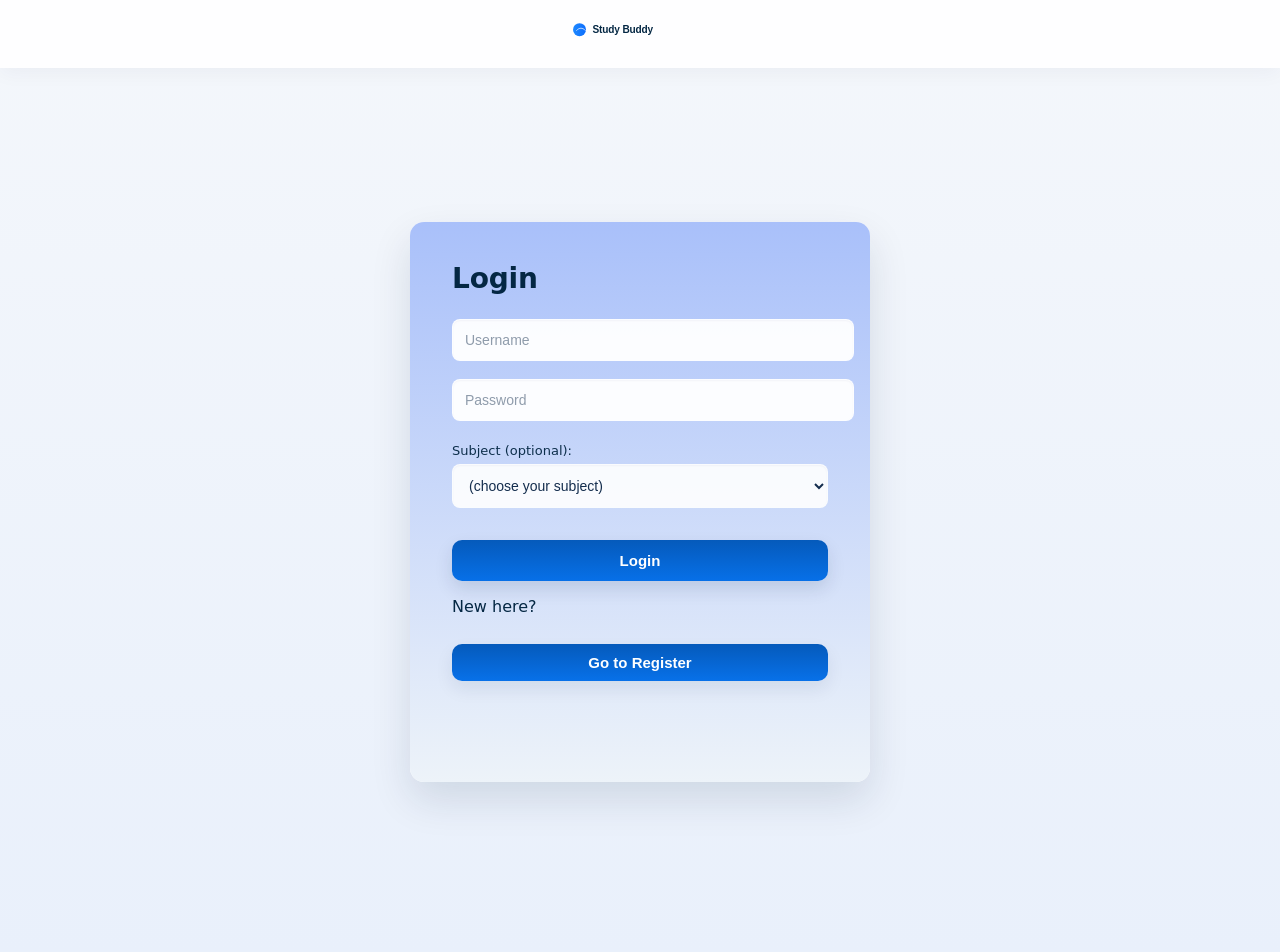
<file: index.html>
<!DOCTYPE html>
<html lang="en">
<head>
    <meta charset="UTF-8">
    <title>Login / Register</title>
    <link rel="stylesheet" href="index.css">
</head>
<body>

<header class="site-header">
    <div class="logo-wrap">
        <!-- Inline SVG logo -->
        <svg class="logo" width="160" height="40" viewBox="0 0 400 100" xmlns="http://www.w3.org/2000/svg" role="img" aria-label="Study Buddy">
            <defs>
                <linearGradient id="g1" x1="0" x2="1">
                    <stop offset="0%" stop-color="#1e88ff" />
                    <stop offset="100%" stop-color="#0d6efd" />
                </linearGradient>
            </defs>
            <g fill="none" fill-rule="evenodd">
                <rect rx="8" width="400" height="100" fill="transparent" />
                <g transform="translate(12,18)">
                    <circle cx="20" cy="20" r="18" fill="url(#g1)" />
                    <path d="M12 22c3-4 8-6 12-6s9 2 12 6" stroke="#fff" stroke-width="2" stroke-linecap="round" stroke-linejoin="round" />
                    <text x="56" y="30" font-family="Inter, Arial, sans-serif" font-size="28" font-weight="700" fill="#042743">Study Buddy</text>
                </g>
            </g>
        </svg>
    </div>
</header>

<div class="container">
    <div class="box login-box">
        <h2>Login</h2>
        <input id="loginUsername" type="text" placeholder="Username">
        <input id="loginPassword" type="password" placeholder="Password">
        <label>Subject (optional):
            <select id="loginSubject">
                <option value="">(choose your subject)</option>
                <option value="DBMS">DBMS</option>
                <option value="Operating System">Operating System</option>
                <option value="Computer Networking">Computer Networking</option>
                <option value="Mathematics">Mathematics</option>
                <option value="English">English</option>
                <option value="Science">Science</option>
            </select>
        </label>
        <button id="doLogin" type="button">Login</button>
        <p>New here?</p>
        <button class="switch register-btn" type="button">Go to Register</button>
    </div>

    <div class="box register-box">
        <h2>Register</h2>
        <input id="regUsername" type="text" placeholder="Username">
        <input id="regEmail" type="email" placeholder="Email">
        <input id="regPassword" type="password" placeholder="Password">
        <label>Subject:
            <select id="regSubject">
                <option value="">Select subject</option>
                <option value="DBMS">DBMS</option>
                <option value="Operating System">Operating System</option>
                <option value="Computer Networking">Computer Networking</option>
                <option value="Mathematics">Mathematics</option>
                <option value="English">English</option>
                <option value="Science">Science</option>
            </select>
        </label>
        <button id="doRegister" type="button">Register</button>
        <p>Already have an account?</p>
        <button class="switch login-btn" type="button">Go to Login</button>
    </div>
</div>

<script src="index.js"></script>
</body>
</html>
</file>
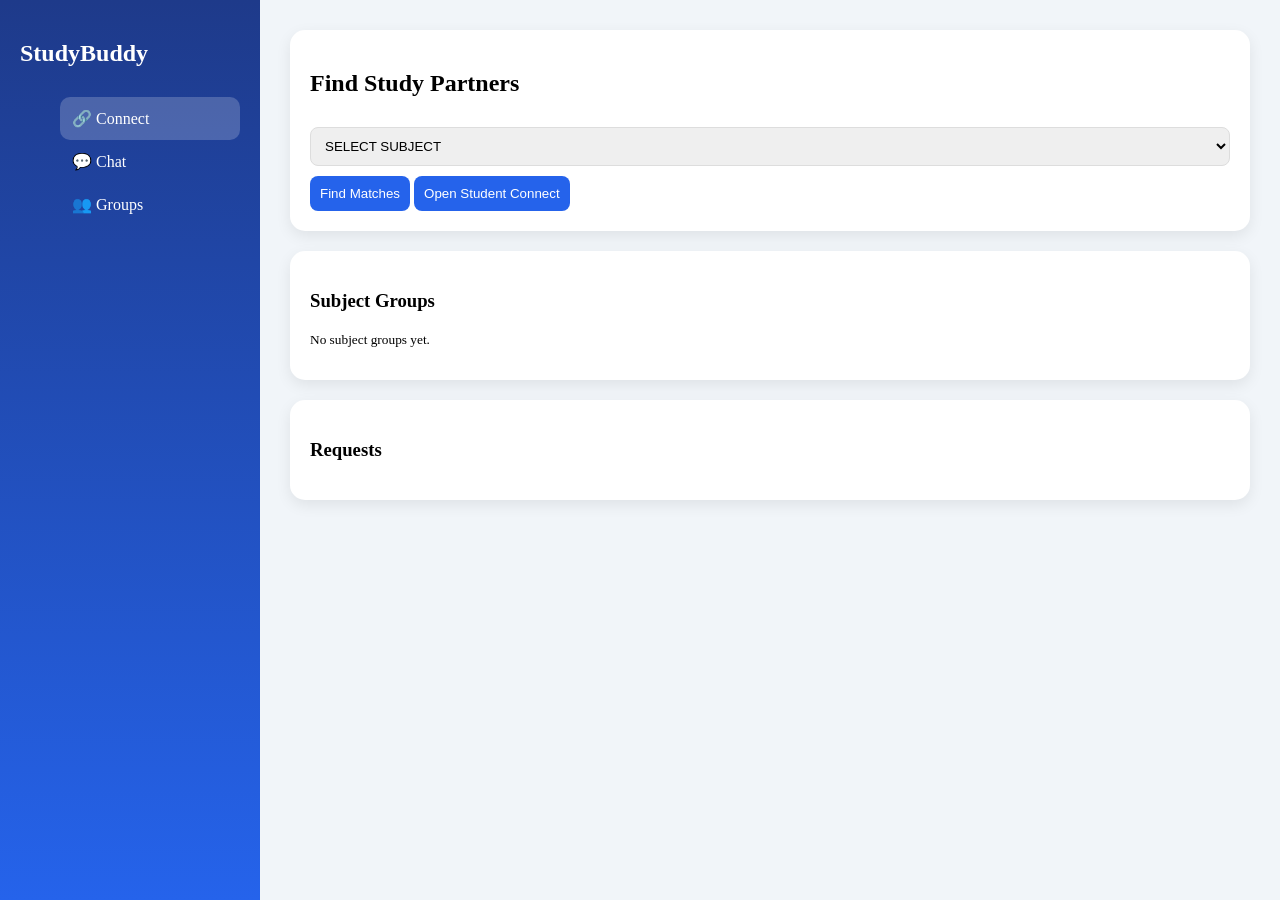
<file: connection.html>
<!DOCTYPE html>
<html>
<head>
    <title>StudyBuddy</title>
    <link rel="stylesheet" href="connection.css">
</head>
<body>

<div class="container">

    <!-- SIDEBAR -->
    <div class="sidebar">
        <h2>StudyBuddy</h2>
        <ul>
            <li onclick="showSection('connect')" class="active">🔗 Connect</li>
            <li onclick="showSection('chat')">💬 Chat</li>
            <li onclick="showSection('group')">👥 Groups</li>
        </ul>
    </div>

    <!-- MAIN -->
    <div class="main">

        <!-- CONNECT -->
        <div id="connect" class="section">
            <div class="card">
                <h2>Find Study Partners</h2>

                <select id="subject">
                    <option value="">SELECT SUBJECT</option>
                    <option value="DBMS">DBMS</option>
                    <option value="Operating system">OS</option>
                    <option value="Computer networking">CN</option>
                    <option value="mathematics">mathematics</option>
                    <option value="English">English</option>
                    <option value="Science">science</option>
                </select>

                <button onclick="findMatches()">Find Matches</button>

                <button type="button" class="open-studentconnect" onclick="location.href='studentconnect.html'">Open Student Connect</button>

                <div id="matches"></div>
            </div>

            <div class="card">
                <h3>Subject Groups</h3>
                <div id="subjectGroups"></div>
                <div id="subjectGroupMembers" style="margin-top:12px;"></div>
            </div>

            <div class="card">
                <h3>Requests</h3>
                <div id="requests"></div>
            </div>
        </div>

        <!-- CHAT -->
        <div id="chat" class="section hidden">
            <div class="chat-container">

                <div class="users" id="userList"></div>

                <div class="chat-box">
                    <div class="chat-header" id="chatHeader">Select User</div>

                    <div id="chatMessages"></div>

                    <div class="chat-input">
                        <input type="text" id="message" placeholder="Type message...">
                        <button onclick="sendMessage()">➤</button>
                    </div>
                </div>

            </div>
        </div>

        <!-- GROUP -->
        <div id="group" class="section hidden">
            <div class="card">
                <h2>Study Groups</h2>

                <input type="text" id="groupName" placeholder="Enter group name">
                <button onclick="createGroup()">Create Group</button>

                <div id="groupList"></div>
            </div>

            <div class="card">
                <h3 id="groupTitle"></h3>
                <button id="leaveGroupBtn" style="display:none; margin-left:8px;" onclick="leaveGroup()">Leave Group</button>
                <div id="groupMessages"></div>

                <input type="text" id="groupMsg" placeholder="Message...">
                <button onclick="sendGroupMessage()">Send</button>
            </div>
        </div>

    </div>

</div>

<script src="connection.js"></script>
</body>
</html>
</file>
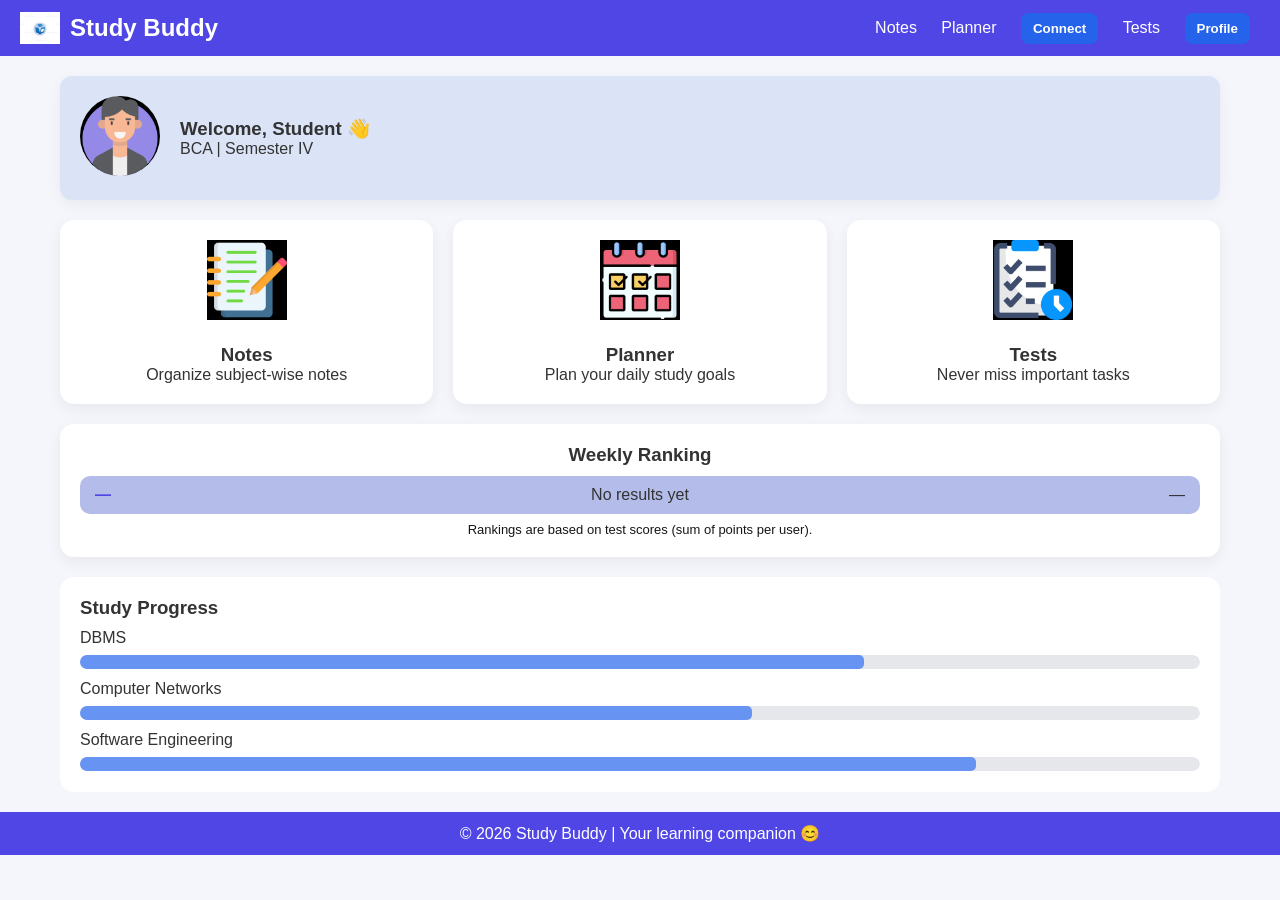
<file: dashboard.html>
<!DOCTYPE html>
<html lang="en">
<head>
    <meta name="viewport" content="width=device-width, initial-scale=1.0">
    <title>Study Buddy | Dashboard</title>
    <link rel="stylesheet" href="dashboard.css">
</head>
<body>

<!-- HEADER -->
<header class="header">
    <div class="logo-box">
        <img src="loogo.jpeg" alt="Study Buddy ">
        <h2>Study Buddy</h2>
    </div>
    
    <div class="menu-icon" onclick="toggleMenu()">☰</div>
     <nav id="navMenu">
    
        <a href="notes.html">Notes</a>
        <a href="planner.html">Planner</a>
        <button type="button" class="nav-btn" onclick="dashboardConnect()">Connect</button>
        <a href="test.html">Tests</a>
        <button type="button" class="nav-btn" onclick="location.href='profile.html'">Profile</button>
    </nav>
</header>

<!-- MAIN -->
<main class="container">

    <!-- PROFILE -->
    <section class="profile">
        <a href="profile.html" class="profile-link">
            <img src="profile2.jpeg" alt="Student" width="600">
        </a>
        <div>
            <h3>Welcome, Student 👋</h3>
            <p>BCA | Semester IV</p>
        </div>
    </section>

    <!-- FEATURE CARDS -->
    <section class="cards">

    <a href="notes.html" class="card">
        <img src="note1.jpeg">
        <h3>Notes</h3>
        <p>Organize subject-wise notes</p>
    </a>

    <a href="planner.html" class="card">
        <img src="planner.jpeg">
        <h3>Planner</h3>
        <p>Plan your daily study goals</p>
    </a>

    <a href="test.html" class="card">
        <img src="test.jpeg">
        <h3>Tests</h3>
        <p>Never miss important tasks</p>
    </a>

</section>

    <!-- Weekly Student Ranking -->

<div class="card ranking-card">
    <h3>Weekly Ranking</h3>

    <ol class="ranking-list">
        <!-- populated dynamically from results in localStorage -->
    </ol>

    <p class="ranking-note">
        Rankings are based on test scores (sum of points per user).
    </p>
</div>

 <!-- PROGRESS -->
    <section class="progress">
        <h3>Study Progress</h3>

        <p>DBMS</p>
        <progress value="70" max="100"></progress>

        <p>Computer Networks</p>
        <progress value="60" max="100"></progress>

        <p>Software Engineering</p>
        <progress value="80" max="100"></progress>
    </section>

    
</main>

<!-- FOOTER -->
<footer class="footer">
    <p>© 2026 Study Buddy | Your learning companion 😊</p>
</footer>
<script src="dashboard.js"></script>
</body>
</html>
</file>
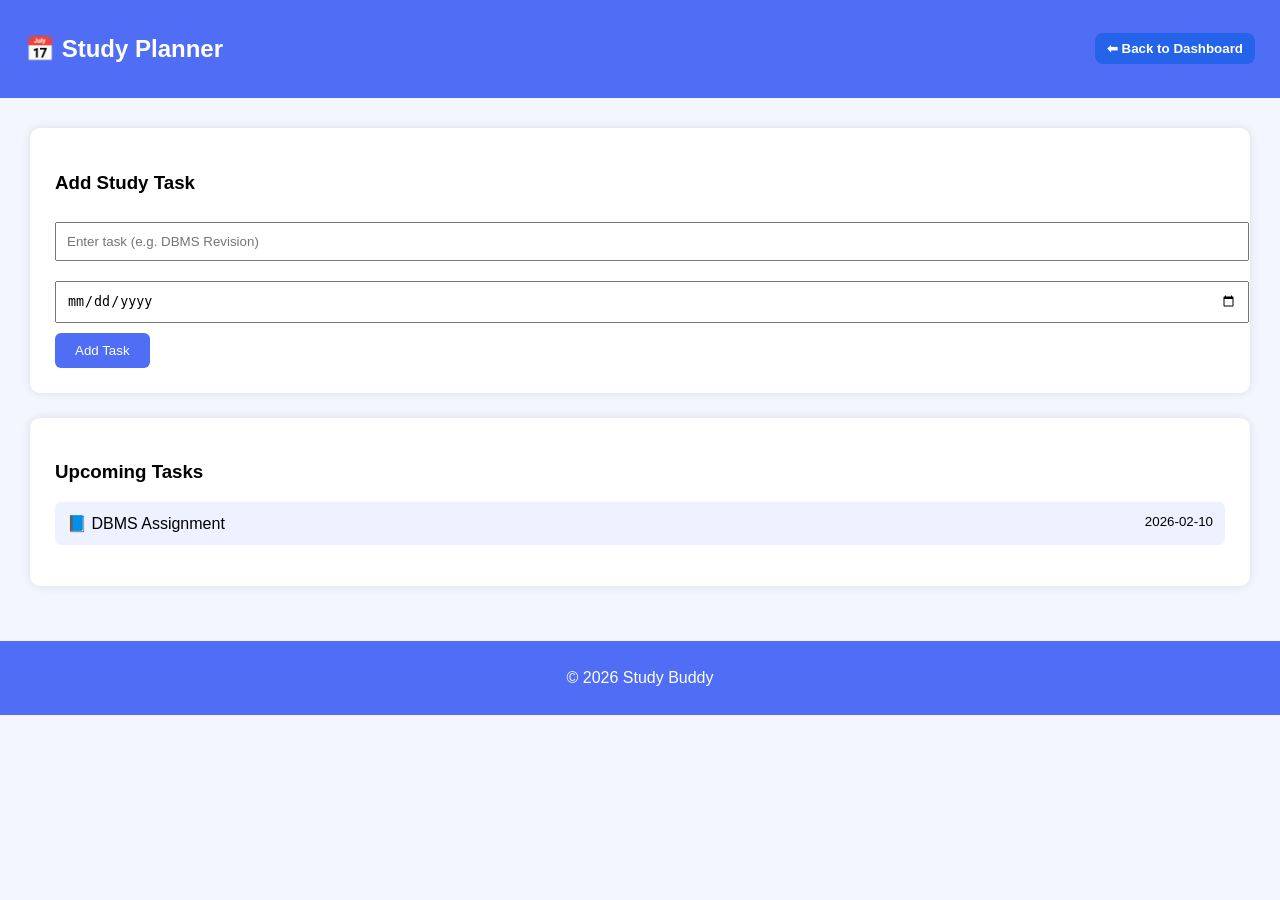
<file: planner.html>
<!DOCTYPE html>
<html lang="en">
<head>
    <meta name="viewport" content="width=device-width, initial-scale=1.0">
    <title>Study Planner | Study Buddy</title>
    <link rel="stylesheet" href="planner.css">
</head>
<body>

<header class="header">
    <h2>📅 Study Planner</h2>
    <button type="button" class="back-btn" onclick="location.href='dashboard.html'">⬅ Back to Dashboard</button>
</header>

<main class="container">

    <!-- ADD TASK -->
    <section class="add-task">
        <h3>Add Study Task</h3>
        <input type="text" id="task" placeholder="Enter task (e.g. DBMS Revision)">
        <input type="date" id="date">
        <button onclick="addTask()">Add Task</button>
    </section>

    <!-- TASK LIST -->
    <section class="task-list">
        <h3>Upcoming Tasks</h3>
        <ul id="taskList">
            <li>
                <span>📘 DBMS Assignment</span>
                <small>2026-02-10</small>
            </li>
        </ul>
    </section>

</main>

<footer class="footer">
    <p>© 2026 Study Buddy</p>
</footer>

<script src="planner.js"></script>
</body>
</html>
</file>
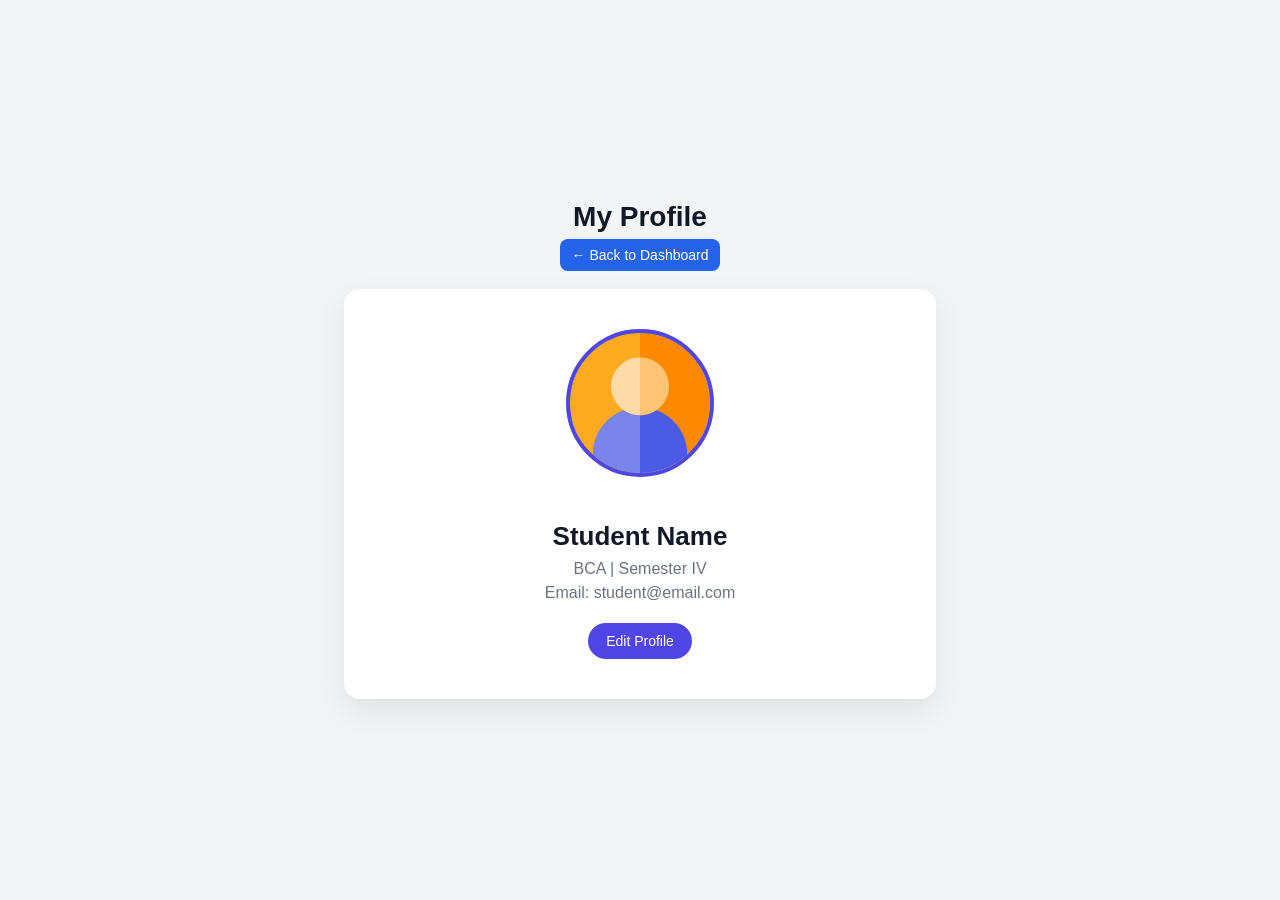
<file: profile.html>
<!DOCTYPE html>
<html lang="en">
<head>
    <title>Study Buddy | Profile</title>
    <link rel="stylesheet" href="profile.css">
</head>
<body>

<header>
    <h2>My Profile</h2>
    <button type="button" class="back-btn" onclick="location.href='dashboard.html'">← Back to Dashboard</button>
</header>

<div class="profile-box">
    <img src="profile1.jpeg">
    <h2>Student Name</h2>
    <p>BCA | Semester IV</p>
    <p>Email: student@email.com</p>
    <button>Edit Profile</button>
</div>
<script src="profile.js"></script>
</body>
</html>
</file>
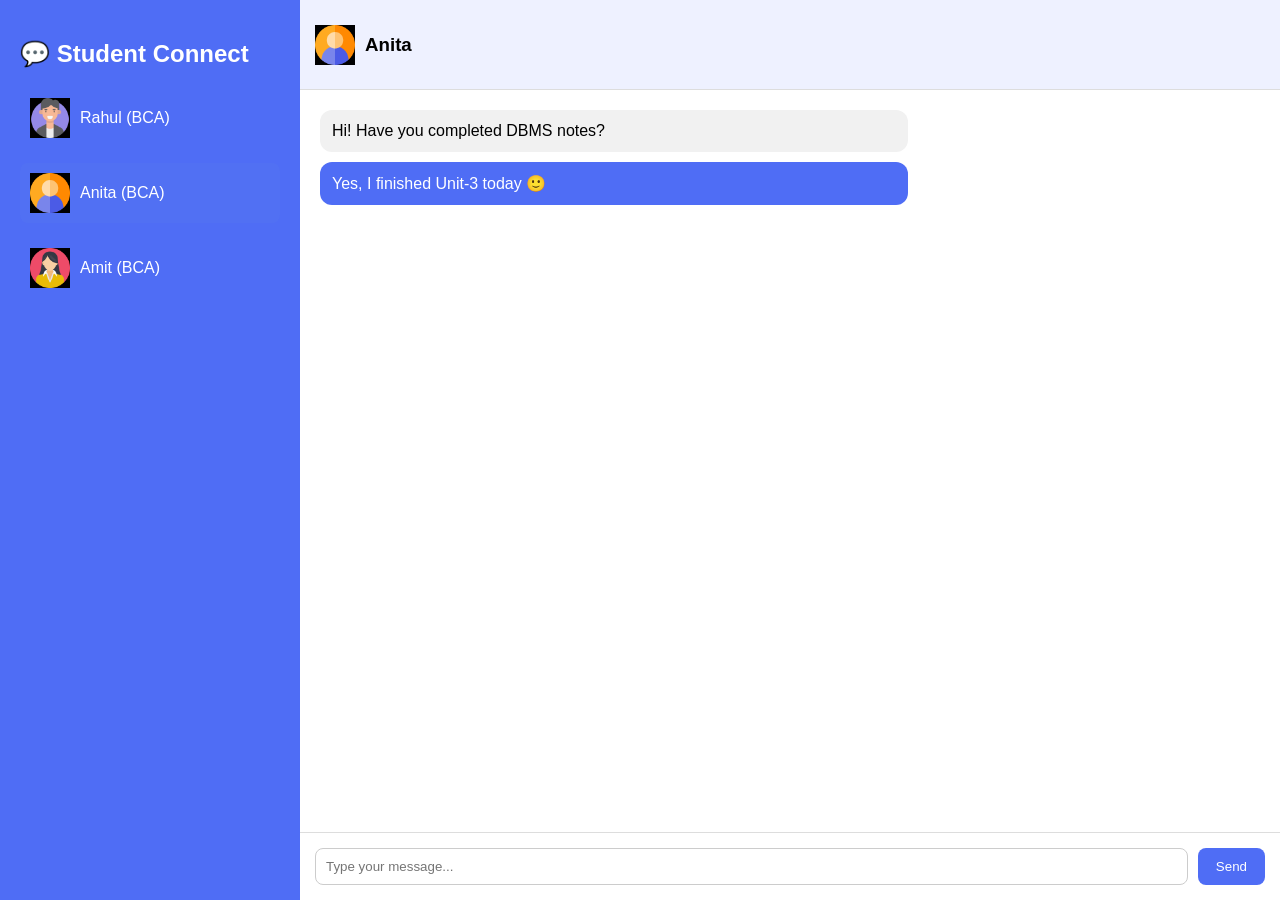
<file: studentconnect.html>
<!DOCTYPE html>
<html lang="en">
<head>
    <meta name="viewport" content="width=device-width, initial-scale=1.0">
    <title>Student Connect | Study Buddy</title>
    <link rel="stylesheet" href="studentconnect.css">
</head>
<body>

<div class="chat-container">

    <!-- LEFT PANEL -->
    <aside class="sidebar">
        <h2>💬 Student Connect</h2>

        <div class="user">
            <img src="profile2.jpeg">
            <span>Rahul (BCA)</span>
        </div>

        <div class="user active">
            <img src="profile1.jpeg">
            <span>Anita (BCA)</span>
        </div>

        <div class="user">
            <img src="profile4.jpeg">
            <span>Amit (BCA)</span>
        </div>
    </aside>

    <!-- CHAT AREA -->
    <section class="chat-area">

        <div class="chat-header">
            <img src="profile1.jpeg">
            <h3>Anita</h3>
        </div>

        <div class="messages" id="messages">
            <div class="message received">
                Hi! Have you completed DBMS notes?
            </div>

            <div class="message sent">
                Yes, I finished Unit-3 today 🙂
            </div>
        </div>

        <div class="chat-input">
            <input type="text" id="messageInput" placeholder="Type your message...">
            <button onclick="sendMessage()">Send</button>
        </div>

    </section>

</div>

<script src="studentconnect.js"></script>
</body>
</html>
</file>
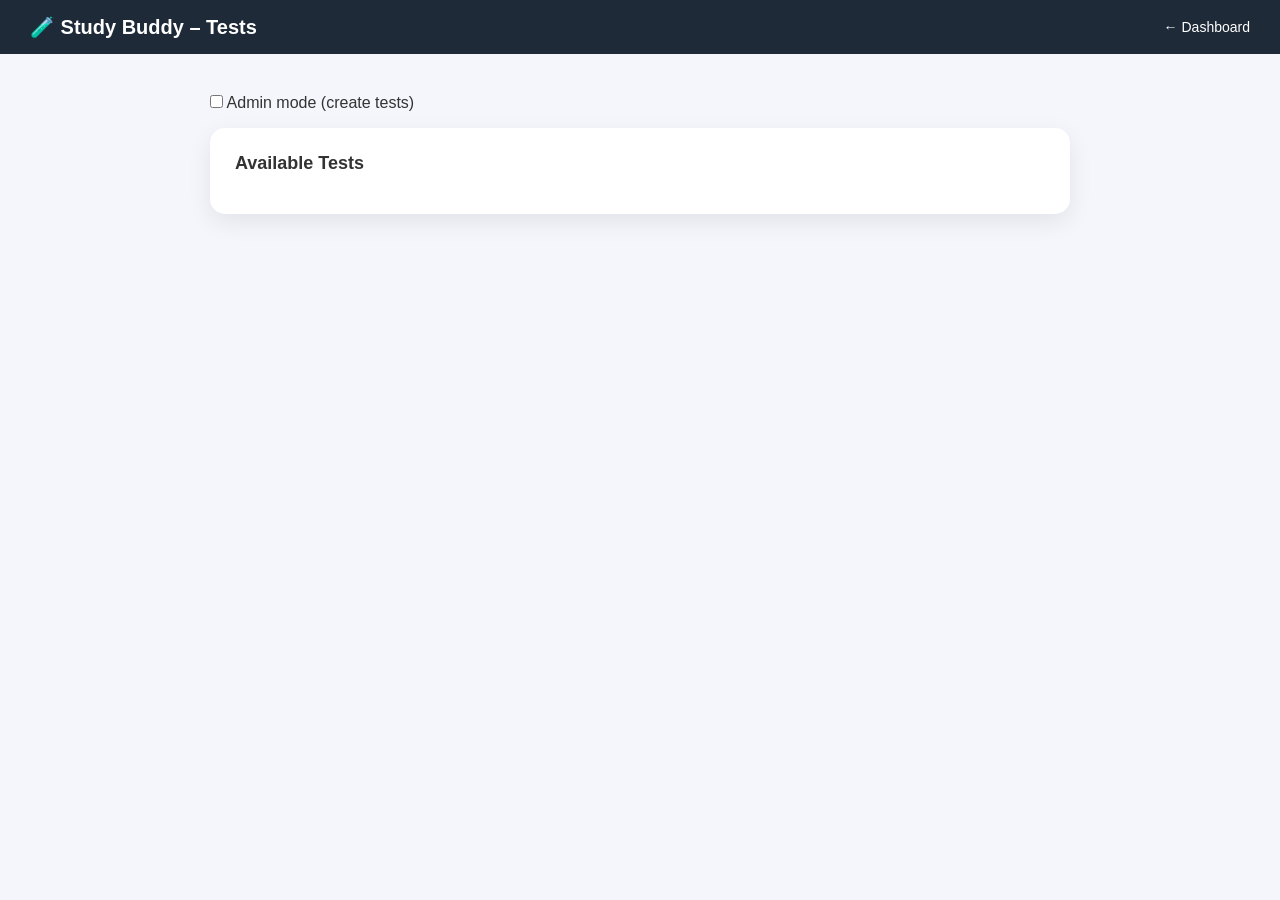
<file: test.html>
<!DOCTYPE html>
<html lang="en">
<head>
    <meta charset="UTF-8">
    <title>Study Buddy | Tests</title>
    <meta name="viewport" content="width=device-width, initial-scale=1.0">
    <link rel="stylesheet" href="test.css">
</head>
<body>

<header class="header">
    <h2>🧪 Study Buddy – Tests</h2>
    <a href="dashboard.html" class="back-btn">← Dashboard</a>
</header>

<main class="container">

    <!-- Admin toggle -->
    <label style="display:block;margin:16px 0;"><input type="checkbox" id="adminToggle"> Admin mode (create tests)</label>

    <!-- Add Test (admin) -->
    <section class="add-test" id="adminArea" style="display:none;">
        <h3>Create New Test</h3>

        <input type="text" id="title" placeholder="Test title">
        <input type="date" id="date">
        <input type="time" id="time">

        <h4>Questions</h4>
        <div id="questionsContainer"></div>
        <button id="addQuestionBtn">Add Question</button>
        <button id="saveTestBtn">Save Test</button>
    </section>

    <!-- Test List (for users) -->
    <section class="test-list">
        <h3>Available Tests</h3>
        <ul id="testItems">
            <!-- tests will appear here -->
        </ul>
    </section>

    <!-- Test taking area -->
    <section class="take-test" id="takeTestArea" style="display:none; margin-top:20px;">
        <h3 id="takingTitle">Take Test</h3>
        <label>Your name: <input type="text" id="userName" placeholder="Your name"></label>
        <div id="testArea"></div>
    </section>
</main>
<!-- Summary modal -->
<div id="summaryModal" class="summary-modal" style="display:none;">
    <div class="summary-content">
        <button class="summary-close" id="summaryClose">×</button>
        <h3 id="summaryTitle">Test Summary</h3>
        <div id="summaryBody"></div>
        <div class="summary-actions">
            <button id="summaryDashboard">Go to Dashboard</button>
        </div>
    </div>
</div>
<!-- Notification -->
<div id="notification" class="notification">
    Test added successfully ✔
</div>
<script src="test.js"></script>
</body>
</html>
</file>
<file: index.css>
body {
    margin: 0;
    min-height: 100vh;
    display: flex;
    justify-content: center;
    align-items: center;
    background: linear-gradient(180deg, #f4f7fb 0%, #e9f0fb 100%);
    font-family: Inter, system-ui, -apple-system, 'Segoe UI', Roboto, 'Helvetica Neue', Arial;
    color: #0b2545;
}

/* Header logo */
.site-header{
    width:100%;
    display:flex;
    justify-content:center;
    align-items:center;
    position:fixed;
    top:0;
    left:0;
    right:0;
    height:52px;
    padding:8px 0;
    background: #ffffffdd;
    box-shadow: 0 6px 18px rgba(11,37,69,0.04);
    z-index:1000;
}
.logo-wrap{ display:inline-flex; align-items:center }
.logo{ display:block }
.logo text{ letter-spacing: -0.4px }

/* keep the main container centered while leaving room for the fixed header */
.site-header .logo{ height:36px }
body { padding-top: 52px; }
.container{ margin: 0 }

.container {
    width: 460px;
    max-width: calc(100% - 40px);
    height: 560px;
    position: relative;
    overflow: hidden;
    border-radius: 14px;
    box-shadow: 0 18px 40px rgba(11,37,69,0.12);
    background: white;
}

.box {
    width: 100%;
    height: 100%;
    position: absolute;
    padding: 40px 42px;
    box-sizing: border-box;
    transition: transform 0.45s cubic-bezier(.2,.9,.3,1);
    background: linear-gradient(180deg, #a9c0fa 0%, #edf3f9 100%);
    color: #042743;
    display: flex;
    flex-direction: column;
    justify-content: flex-start;
    align-items: stretch;
}

.box h2 {
    margin: 0 0 18px 0;
    font-size: 28px;
    letter-spacing: -0.2px;
    font-weight: 600;
    color: #042743;
}

.box label {
    display: block;
    font-size: 13px;
    margin: 10px 0 6px 0;
    opacity: 0.95;
}

.box input,
.box select {
    width: 100%;
    padding: 12px 12px;
    margin: 6px 0 12px 0;
    border: 1px solid rgba(255,255,255,0.18);
    background: rgba(255,255,255,0.95);
    color: #0b2545;
    border-radius: 8px;
    box-shadow: inset 0 1px 2px rgba(11,37,69,0.04);
    font-size: 14px;
}

.box input::placeholder { color: rgba(11,37,69,0.45); }

.box button {
    width: 100%;
    padding: 12px;
    border: none;
    border-radius: 10px;
    cursor: pointer;
    margin-top: 14px;
    font-weight: 600;
    font-size: 15px;
    box-shadow: 0 8px 18px rgba(11,37,69,0.12);
}

.box .primary {
    background: linear-gradient(180deg,#1e88ff 0%, #0d6efd 100%);
    color: white;
}

.box .ghost {
    background: rgba(4,39,67,0.06);
    color: #042743;
}

.switch {
    width: 100%;
    display: inline-block;
    text-align: center;
}

/* Ensure the main action buttons are styled as primary */
#doLogin, #doRegister {
    background: linear-gradient(180deg,#055abb 0%, #0770e8 100%);
    color: #ffffff;
    border: none;
    border-radius: 10px;
}

/* Style the switch buttons (Go to Register / Go to Login) as blue primary actions */
.switch.register-btn, .switch.login-btn {
    display: inline-block;
    background: linear-gradient(180deg,#055abb 0%, #0871e9 100%);
    color: #ffffff;
    padding: 10px 12px;
    border-radius: 10px;
    border: none;
    margin-top: 12px;
    cursor: pointer;
    box-shadow: 0 8px 18px rgba(11,37,69,0.08);
}

.switch.register-btn:hover, .switch.login-btn:hover {
    transform: translateY(-1px);
}

.register-box {
    transform: translateX(100%);
}

.container.active .login-box { transform: translateX(-100%); }
.container.active .register-box { transform: translateX(0); }

/* small screens */
@media (max-width:480px){
    .container{ width: 360px; height: 640px }
    .box{ padding: 28px }
    .box h2{ font-size: 24px }
}
</file>
<file: connection.css>
body {
    margin: 0;
    font-family: 'Segoe UI';
    background: #f1f5f9;
}

/* LAYOUT */
.container {
    display: flex;
    height: 100vh;
}

/* SIDEBAR */
.sidebar {
    width: 220px;
    background: linear-gradient(180deg, #1e3a8a, #2563eb);
    color: white;
    padding: 20px;
}

.sidebar h2 {
    margin-bottom: 30px;
}

.sidebar li {
    list-style: none;
    padding: 12px;
    border-radius: 10px;
    cursor: pointer;
}

.sidebar li:hover,
.sidebar .active {
    background: rgba(255,255,255,0.2);
}

/* MAIN */
.main {
    flex: 1;
    padding: 30px;
}

/* CARD */
.card {
    background: white;
    padding: 20px;
    border-radius: 15px;
    box-shadow: 0 5px 15px rgba(0,0,0,0.08);
    margin-bottom: 20px;
}

/* INPUTS */
select, input {
    width: 100%;
    padding: 10px;
    margin-top: 10px;
    border-radius: 8px;
    border: 1px solid #ddd;
}

button {
    margin-top: 10px;
    padding: 10px;
    background: #2563eb;
    color: white;
    border: none;
    border-radius: 8px;
    cursor: pointer;
}

button:hover {
    background: #1d4ed8;
}

/* MATCH CARDS */
#matches div, #requests div, #groupList div {
    background: #f8fafc;
    padding: 12px;
    margin-top: 10px;
    border-radius: 10px;
    display: flex;
    justify-content: space-between;
}

/* CHAT */
.chat-container {
    display: flex;
    height: 75vh;
}

.users {
    width: 220px;
    background: white;
    border-radius: 15px;
    padding: 10px;
}

.users div {
    padding: 10px;
    border-radius: 8px;
    cursor: pointer;
}

.users div:hover {
    background: #f1f5f9;
}

/* CHAT BOX */
.chat-box {
    flex: 1;
    margin-left: 15px;
    background: white;
    border-radius: 15px;
    display: flex;
    flex-direction: column;
}

.chat-header {
    padding: 15px;
    border-bottom: 1px solid #eee;
    font-weight: bold;
}

#chatMessages {
    flex: 1;
    padding: 10px;
    overflow-y: auto;
}

/* MESSAGES */
.message {
    padding: 10px;
    margin: 5px;
    border-radius: 12px;
    max-width: 60%;
}

.sent {
    background: #2563eb;
    color: white;
    margin-left: auto;
}

.received {
    background: #e2e8f0;
}

/* message animations */
.message {
    animation: fadeInUp 260ms ease;
}

.message small.time {
    display: block;
    color: #6b7280;
    font-size: 11px;
    margin-top: 6px;
}

@keyframes fadeInUp {
    from { opacity: 0; transform: translateY(8px); }
    to { opacity: 1; transform: translateY(0); }
}

/* toast notification */
.toast {
    position: fixed;
    right: 20px;
    bottom: 20px;
    background: #111827;
    color: #fff;
    padding: 10px 14px;
    border-radius: 8px;
    box-shadow: 0 8px 30px rgba(0,0,0,0.3);
    z-index: 2000;
    opacity: 0;
    transform: translateY(8px);
    transition: all 260ms ease;
}
.toast.show { opacity: 1; transform: translateY(0); }

/* INPUT */
.chat-input {
    display: flex;
    border-top: 1px solid #eee;
}

.chat-input input {
    flex: 1;
    border: none;
}

.chat-input button {
    width: 60px;
}

/* HIDDEN */
.hidden {
    display: none;
}
</file>
<file: dashboard.css>
/* ===== RESET ===== */
* {
    margin: 0;
    padding: 0;
    box-sizing: border-box;
    font-family: "Segoe UI", sans-serif;
}

body {
    background: #f4f6fb;
    color: #333;
}

/* ===== HEADER ===== */
.header {
    background: #4f46e5;
    color: #fff;
    padding: 12px 20px;
    display: flex;
    align-items: center;
    justify-content: space-between;
}

.logo-box {
    display: flex;
    align-items: center;
    gap: 10px;
}

.logo-box img {
    width: 40px;
}

nav a {
    color: #fff;
    margin: 0 10px;
    text-decoration: none;
    font-weight: 500;
}

nav a:hover {
    text-decoration: underline;
}

/* Blue button for profile in header */
nav .nav-btn {
    background: #2563eb;
    color: #ffffff;
    padding: 8px 12px;
    border-radius: 8px;
    border: none;
    cursor: pointer;
    margin: 0 10px;
    font-weight: 600;
}
nav .nav-btn:hover {
    background: #1e40af;
}

.menu-icon {
    display: none;
    font-size: 26px;
    cursor: pointer;
}

/* ===== MAIN CONTAINER ===== */
.container {
    padding: 20px;
    max-width: 1200px;
    margin: auto;
}

/* ===== PROFILE ===== */
.profile {
    background: #dbe3f6;
    padding: 20px;
    border-radius: 12px;
    display: flex;
    align-items: center;
    gap: 20px;
    margin-bottom: 20px;
    box-shadow: 0 5px 15px rgba(0,0,0,0.05);
}

.profile img {
    width: 80px;
    height: 80px;
    border-radius: 50%;
    object-fit: cover;
}

/* Make the dashboard profile image clickable */
.profile .profile-link img {
    cursor: pointer;
    transition: transform 0.15s ease;
}
.profile .profile-link img:hover {
    transform: translateY(-3px) scale(1.02);
}

/* ===== CARDS ===== */
.cards {
    display: grid;
    grid-template-columns: repeat(auto-fit, minmax(200px, 1fr));
    gap: 20px;
    margin-bottom: 20px;
}

.card {
    background: #fff;
    padding: 20px;
    border-radius: 14px;
    text-align: center;
    box-shadow: 0 5px 15px rgba(0,0,0,0.06);
    transition: transform 0.3s ease;
}

.card:hover {
    transform: translateY(-5px);
}

.card img {
    width: 80px;
    margin-bottom: 20px;
}
.card {
    text-decoration: none;
    color: inherit;
}
/* ===== RANKING ===== */
.ranking-card {
    margin-bottom: 20px;
}

.ranking-list {
    list-style: none;
    padding: 0;
    margin-top: 10px;
}

.ranking-list li {
    display: flex;
    justify-content: space-between;
    align-items: center;
    padding: 10px 15px;
    margin-bottom: 8px;
    background: #b4bce9;
    border-radius: 10px;
}

.ranking-list .rank {
    font-weight: bold;
    color: #4f46e5;
}

.current-user {
    background: #4f46e5 !important;
    color: #fff;
}

.current-user .rank {
    color: #f2d309e1;
}

.ranking-note {
    font-size: 13px;
    margin-top: 8px;
    color: #171616;
}

/* ===== PROGRESS ===== */
.progress {
    background: #fff;
    padding: 20px;
    border-radius: 14px;
}

.progress p {
    margin: 10px 0 5px;
    font-weight: 500;
}

progress {
    width: 100%;
    height: 14px;
    border-radius: 10px;
    overflow: hidden;
}

progress::-webkit-progress-bar {
    background-color: #e5e7eb;
    border-radius: 10px;
}

progress::-webkit-progress-value {
    background-color: #6793f3;
    border-radius: 5px;
}

}

/* ===== QUOTE ===== */
.quote {
    background: #f8fafc;
    padding: 18px;
    border-radius: 12px;
    text-align: center;
    font-style: italic;
    color: #475569;
}

/* ===== FOOTER ===== */
.footer {
    background: #4f46e5;
    color: #fff;
    text-align: center;
    padding: 12px;
}

/* ===== RESPONSIVE ===== */
@media (max-width: 768px) {
    nav {
        display: none;
        position: absolute;
        top: 60px;
        right: 20px;
        background: #4f46e5;
        padding: 10px;
        border-radius: 10px;
    }

    nav a {
        display: block;
        margin: 10px 0;
    }

    nav .nav-btn {
        display: block;
        margin: 10px 0;
    }

    .menu-icon {
        display: block;
    }
}
</file>
<file: planner.css>
body {
    margin: 0;
    font-family: Arial, sans-serif;
    background: #f4f6ff;
}

.header {
    background: #4f6df5;
    color: white;
    padding: 15px 25px;
    display: flex;
    justify-content: space-between;
    align-items: center;
}

.header a {
    color: white;
    text-decoration: none;
}

/* Back button style (matches profile.back-btn) */
.back-btn {
    display: inline-block;
    background: #2563eb;
    color: #ffffff;
    padding: 8px 12px;
    border-radius: 8px;
    text-decoration: none;
    font-weight: 600;
    border: none;
    cursor: pointer;
}
.back-btn:hover {
    background: #1e40af;
}

.container {
    padding: 30px;
}

.add-task,
.task-list {
    background: white;
    padding: 25px;
    margin-bottom: 25px;
    border-radius: 10px;
    box-shadow: 0 0 10px rgba(0,0,0,0.1);
}

.add-task input {
    width: 100%;
    padding: 10px;
    margin: 10px 0;
}

.add-task button {
    background: #4f6df5;
    color: white;
    border: none;
    padding: 10px 20px;
    border-radius: 6px;
    cursor: pointer;
}

.task-list ul {
    list-style: none;
    padding: 0;
}

.task-list li {
    display: flex;
    justify-content: space-between;
    padding: 12px;
    background: #eef1ff;
    margin-bottom: 10px;
    border-radius: 6px;
}

.footer {
    text-align: center;
    padding: 12px;
    background: #4f6df5;
    color: white;
} 
body {
    animation: fadeIn 0.8s ease-in;
}

@keyframes fadeIn {
    from {
        opacity: 0;
        transform: translateY(10px);
    }
    to {
        opacity: 1;
        transform: translateY(0);
    }
}
</file>
<file: profile.css>
.profile-box {
    background: #ffffff;
    width: 520px;
    max-width: 90%;
    padding: 40px 36px;
    border-radius: 16px;
    text-align: center;
    box-shadow: 0 12px 30px rgba(0, 0, 0, 0.08);
}

.profile-box img {
    width: 140px;
    height: 140px;
    border-radius: 50%;
    object-fit: cover;
    margin-bottom: 18px;
    border: 4px solid #4f46e5;
}

.profile-box h2 {
    font-size: 26px;
    margin-bottom: 8px;
    color: #111827;
}

.profile-box p {
    font-size: 16px;
    color: #6b7280;
    margin: 6px 0;
}

.profile-box button {
    margin-top: 15px;
    padding: 10px 18px;
    border: none;
    border-radius: 25px;
    background: #4f46e5;
    color: #fff;
    font-size: 14px;
    cursor: pointer;
    transition: background 0.3s ease, transform 0.2s ease;
}

.profile-box button:hover {
    background: #3730a3;
    transform: translateY(-2px);
}

/* Center the profile page and style header */
html, body {
    height: 100%;
    margin: 0;
}
body {
    display: flex;
    flex-direction: column;
    align-items: center;
    justify-content: center;
    gap: 18px;
    background: #f3f4f6;
    font-family: -apple-system, BlinkMacSystemFont, "Segoe UI", Roboto, "Helvetica Neue", Arial;
}
header {
    text-align: center;
    margin: 0;
}
header h2 {
    margin: 0;
    font-size: 28px;
    color: #111827;
}
.back-btn {
    display: inline-block;
    margin-top: 6px;
    background: #2563eb;
    color: #ffffff;
    padding: 8px 12px;
    border-radius: 8px;
    text-decoration: none;
    font-size: 14px;
    border: none;
    cursor: pointer;
}
.back-btn:hover {
    background: #1e40af;
}
</file>
<file: studentconnect.css>
body {
    margin: 0;
    font-family: Arial, sans-serif;
    background: #f0f2ff;
}

.chat-container {
    display: flex;
    height: 100vh;
}

/* SIDEBAR */
.sidebar {
    width: 260px;
    background: #4f6df5;
    color: white;
    padding: 20px;
}

.sidebar h2 {
    margin-bottom: 20px;
}

.user {
    display: flex;
    align-items: center;
    margin-bottom: 15px;
    padding: 10px;
    border-radius: 8px;
    cursor: pointer;
}

.user img {
    width: 40px;
    margin-right: 10px;
}

.user.active,
.user:hover {
    background: rgba(92, 125, 234, 0.2);
}

/* CHAT AREA */
.chat-area {
    flex: 1;
    display: flex;
    flex-direction: column;
    background: #fff;
}

.chat-header {
    display: flex;
    align-items: center;
    padding: 15px;
    background: #eef1ff;
    border-bottom: 1px solid #ddd;
}

.chat-header img {
    width: 40px;
    margin-right: 10px;
}

.messages {
    flex: 1;
    padding: 20px;
    overflow-y: auto;
}

.message {
    max-width: 60%;
    padding: 12px;
    margin-bottom: 10px;
    border-radius: 12px;
}

.message.received {
    background: #f1f1f1;
    align-self: flex-start;
}

.message.sent {
    background: #4f6df5;
    color: white;
    align-self: flex-end;
}

/* INPUT */
.chat-input {
    display: flex;
    padding: 15px;
    border-top: 1px solid #ddd;
}

.chat-input input {
    flex: 1;
    padding: 10px;
    border-radius: 8px;
    border: 1px solid #ccc;
}

.chat-input button {
    margin-left: 10px;
    padding: 10px 18px;
    background: #4f6df5;
    border: none;
    color: white;
    border-radius: 8px;
    cursor: pointer;
}
body {
    animation: fadeIn 0.8s ease-in;
}

@keyframes fadeIn {
    from {
        opacity: 0;
        transform: translateY(10px);
    }
    to {
        opacity: 1;
        transform: translateY(0);
    }
}
</file>
<file: test.css>
* {
    margin: 0;
    padding: 0;
    box-sizing: border-box;
    font-family: 'Poppins', sans-serif;
}

body {
    background: #f4f6fb;
    color: #333;
}

/* ================= HEADER ================= */
.header {
    background: #1e2a38;
    color: #ffffff;
    padding: 15px 30px;
    display: flex;
    justify-content: space-between;
    align-items: center;
}

.header h2 {
    font-size: 20px;
}

.back-btn {
    color: #ffffff;
    text-decoration: none;
    font-size: 14px;
}

/* ================= MAIN CONTAINER ================= */
.container {
    max-width: 900px;
    margin: 40px auto;
    padding: 0 20px;
}

/* ================= ADD TEST ================= */
.add-test {
    background: #ffffff;
    padding: 25px;
    border-radius: 15px;
    box-shadow: 0 8px 25px rgba(0,0,0,0.08);
    margin-bottom: 30px;
}

.add-test h3 {
    margin-bottom: 15px;
    font-size: 18px;
}

.add-test input {
    width: 100%;
    padding: 12px;
    margin-bottom: 12px;
    border-radius: 8px;
    border: 1px solid #ddd;
    font-size: 14px;
}

.add-test button {
    width: 100%;
    padding: 12px;
    background: #7494ec;
    color: #ffffff;
    border: none;
    border-radius: 8px;
    font-size: 15px;
    cursor: pointer;
}

.add-test button:hover {
    background: #5f7fe6;
}

/* ================= TEST LIST ================= */
.test-list {
    background: #ffffff;
    padding: 25px;
    border-radius: 15px;
    box-shadow: 0 8px 25px rgba(0,0,0,0.08);
}

.test-list h3 {
    margin-bottom: 15px;
    font-size: 18px;
}

.test-list ul {
    list-style: none;
}

.test-list li {
    display: flex;
    justify-content: space-between;
    align-items: center;
    padding: 12px;
    margin-bottom: 10px;
    background: #f4f6fb;
    border-radius: 8px;
}

.test-list small {
    color: #666;
}

.test-list button {
    background: #ff4d4d;
    border: none;
    color: #ffffff;
    padding: 6px 12px;
    border-radius: 6px;
    cursor: pointer;
    font-size: 12px;
}

.test-list button:hover {
    background: #e63939;
}

/* ================= RESPONSIVE ================= */
@media (max-width: 600px) {
    .header h2 {
        font-size: 18px;
    }

    .container {
        margin: 20px auto;
    }
}
/* ================= NOTIFICATION ================= */
.notification {
    position: fixed;
    bottom: 30px;
    right: 30px;
    background: #1e2a38;
    color: #ffffff;
    padding: 15px 20px;
    border-radius: 10px;
    box-shadow: 0 10px 30px rgba(0,0,0,0.2);
    font-size: 14px;
    opacity: 0;
    transform: translateY(20px);
    transition: all 0.4s ease;
    z-index: 1000;
}

/* ================= TAKE TEST / FEEDBACK STYLES ================= */
.take-test label { display:block; margin-bottom:12px; font-weight:600 }
.take-test input[type="text"] { padding:8px 10px; border-radius:8px; border:1px solid #ddd; width:320px; max-width:100%; }
.q { background:#fff; padding:12px; border-radius:8px; margin-bottom:10px; border:1px solid #eef2ff }
.q p { font-weight:600; margin-bottom:8px }
.q label { display:block; margin:6px 0; cursor:pointer; padding:6px 8px; border-radius:6px }
.q label input { margin-right:8px }
.q.correct { border-color: #c7f3d6; background: #f0fff4 }
.q.incorrect { border-color: #ffd6d6; background: #fff5f5 }
.q .correct-answer { display:block; margin-top:8px; color:#065f46; font-weight:700 }
.q .wrong-answer { color:#9b1c1c; font-weight:700 }

/* Summary modal */
.summary-modal { position:fixed; inset:0; display:flex; align-items:center; justify-content:center; background:rgba(4,6,12,0.45); z-index:2000 }
.summary-content { width:720px; max-width:95%; background:#fff; border-radius:12px; padding:20px 22px; box-shadow:0 20px 60px rgba(2,6,23,0.35); position:relative }
.summary-close { position:absolute; right:14px; top:10px; background:transparent; border:none; font-size:24px; cursor:pointer }
.summary-actions { text-align:right; margin-top:18px }
.summary-actions button { background:#2563eb; color:#fff; border:none; padding:10px 14px; border-radius:8px; cursor:pointer }
.summary-body-list { margin-top:12px; max-height:320px; overflow:auto }
.summary-item { padding:10px; border-bottom:1px solid #f1f5f9 }
.summary-item h4 { margin:0 0 6px 0 }
.summary-item .meta { color:#475569; font-size:13px }

@media (max-width:600px) {
    .summary-content { padding:14px }
    .summary-actions { text-align:center }
}

.notification.show {
    opacity: 1;
    transform: translateY(0);
}

/* Mobile */
@media (max-width: 600px) {
    .notification {
        right: 20px;
        left: 20px;
        text-align: center;
    }
}
</file>
